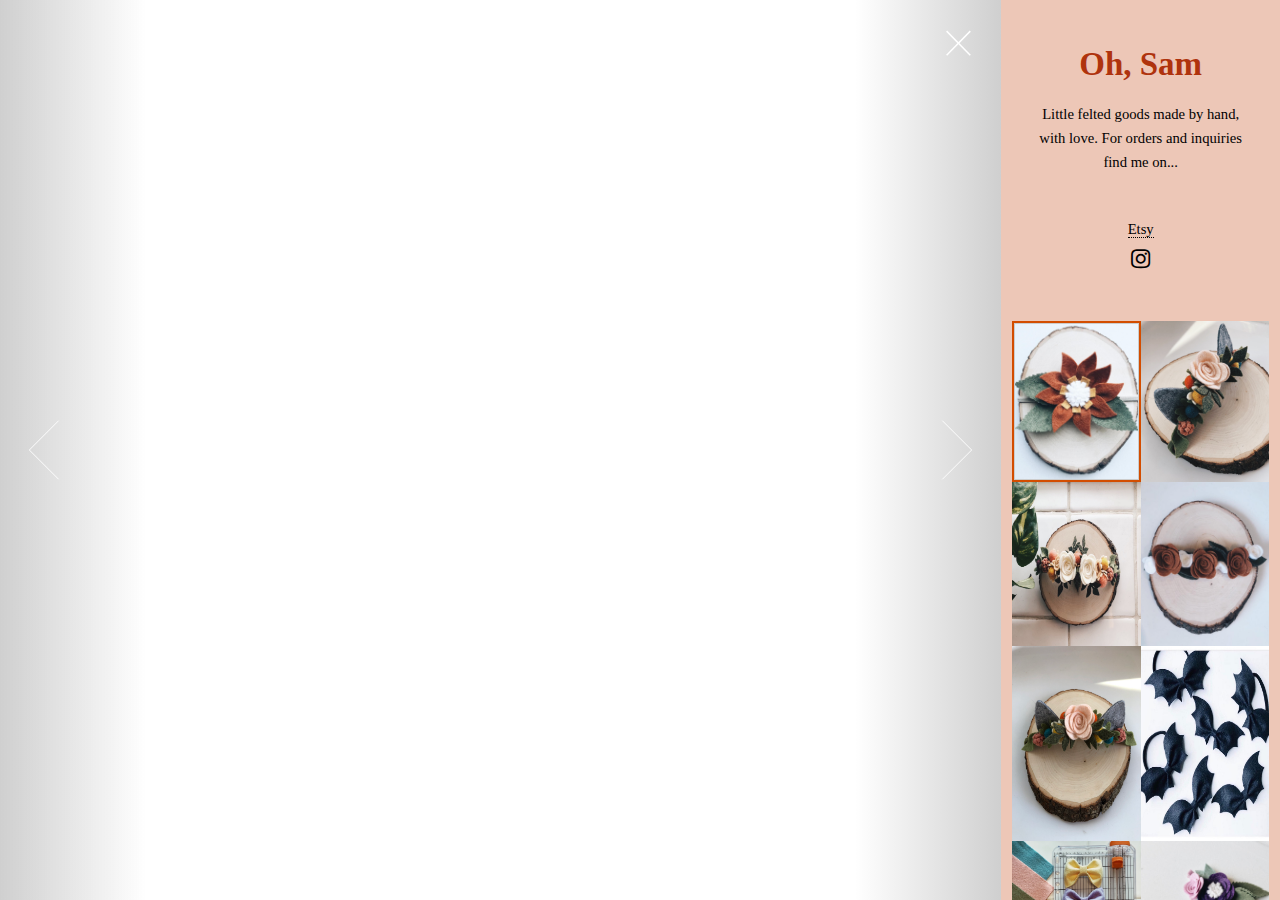
<file: index.html>
<!DOCTYPE HTML>

<html>

<head>
	<title>Oh, Sam shop</title>
	<meta charset="utf-8" />
	<meta name="viewport" content="width=device-width, initial-scale=1, user-scalable=no" />
	<link rel="stylesheet" href="assets/css/main.css" />
	<link rel="shortcut icon" href="images/fulls/favicon.png">
	<noscript>
		<link rel="stylesheet" href="assets/css/noscript.css" />
	</noscript>
</head>

<body class="is-preload-0 is-preload-1 is-preload-2">

	<!-- Main -->
	<div id="main">

		<!-- Header -->
		<header id="header">
			<h1>Oh, Sam</h1>
			<p>Little felted goods made by hand, with love. For orders and inquiries find me on...</p>
			<br>
			<a href="http://etsy.com/shop/OhSamShop">Etsy</a>

			<ul class="icons">

				<li><a href="https://www.instagram.com/ohsamshop/?utm_medium=copy-link"
						class="icon brands fa-instagram"><span class="label">Instagram</span></a></li>


			</ul>
		</header>

		<!-- Thumbnail -->
		<section id="thumbnails">
			<article>
				<a class="thumbnail" href="images/fulls/01.jpg" data-position="center"><img src="images/thumbs/01.jpg"
						alt="headband" /></a>

			</article>
			<article>
				<a class="thumbnail" href="images/fulls/02.jpg"><img src="images/thumbs/02.jpg" alt="headband" /></a>

			</article>
			<article>
				<a class="thumbnail" href="images/fulls/03.jpg" data-position="center"><img src="images/thumbs/03.jpg"
						alt="headband" /></a>

			</article>
			<article>
				<a class="thumbnail" href="images/fulls/04.jpg"><img src="images/thumbs/04.jpg" alt="headband" /></a>

			</article>
			<article>
				<a class="thumbnail" href="images/fulls/05.jpg" data-position="center center"><img
						src="images/thumbs/05.jpg" alt="headband" /></a>

			</article>
			<article>
				<a class="thumbnail" href="images/fulls/06.jpg"><img src="images/thumbs/06.jpg" alt="headband" /></a>

			</article>
			<article>
				<a class="thumbnail" href="images/fulls/07.jpg"><img src="images/thumbs/07.jpg" alt="headband" /></a>

			</article>
			<article>
				<a class="thumbnail" href="images/fulls/08.jpg"><img src="images/thumbs/08.jpg" alt="headband" /></a>

			</article>
			<article>
				<a class="thumbnail" href="images/fulls/09.jpg"><img src="images/thumbs/09.jpg" alt="headband" /></a>

			</article>
			<article>
				<a class="thumbnail" href="images/fulls/10.jpg" data-position="center center"><img
						src="images/thumbs/10.jpg" alt="headband" /></a>

			</article>
			<article>
				<a class="thumbnail" href="images/fulls/11.jpg" data-position="center top"><img
						src="images/thumbs/11.jpg" alt="headband" /></a>

			</article>
			<article>
				<a class="thumbnail" href="images/fulls/12.jpg"><img src="images/thumbs/12.jpg" alt="headband" /></a>

			</article>
		</section>

		<!-- Footer -->
		<footer id="footer">
			<ul class="copyright">
				<li>&copy; Oh, Sam Shop</li>
				<li>Made by: <a href="https://tylerschwab92.github.io/">Tyler Schwab</a>.</li>
			</ul>
		</footer>

	</div>

	<!--  JS Scripts -->
	<script src="assets/js/jquery.min.js"></script>
	<script src="assets/js/browser.min.js"></script>
	<script src="assets/js/breakpoints.min.js"></script>
	<script src="assets/js/main.js"></script>

</body>

</html>
</file>
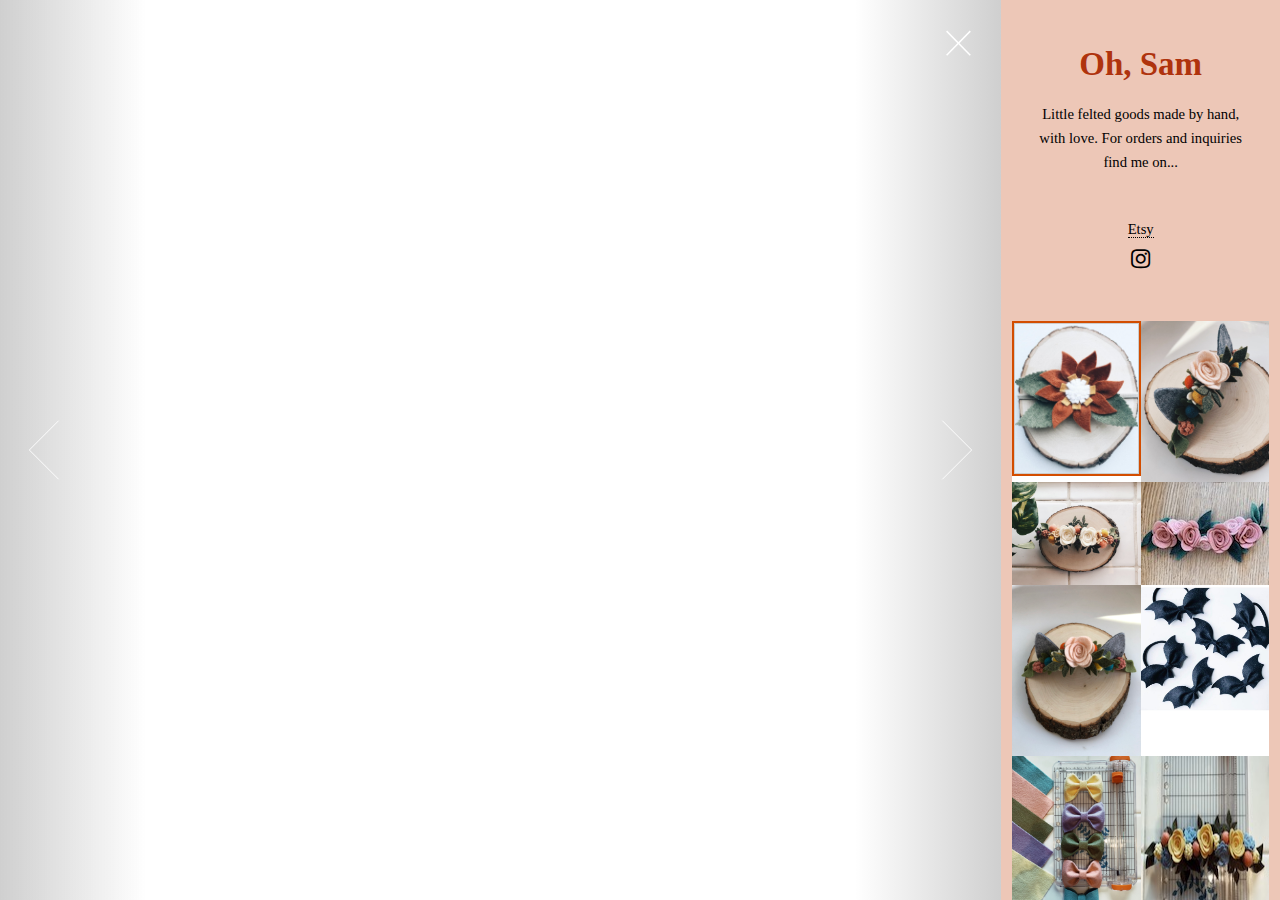
<file: OhSam/index.html>
<!DOCTYPE HTML>

<html>

<head>
	<title>Oh, Sam shop</title>
	<meta charset="utf-8" />
	<meta name="viewport" content="width=device-width, initial-scale=1, user-scalable=no" />
	<link rel="stylesheet" href="assets/css/main.css" />
	<noscript>
		<link rel="stylesheet" href="assets/css/noscript.css" />
	</noscript>
</head>

<body class="is-preload-0 is-preload-1 is-preload-2">

	<!-- Main -->
	<div id="main">

		<!-- Header -->
		<header id="header">
			<h1>Oh, Sam</h1>
			<p>Little felted goods made by hand, with love. For orders and inquiries find me on...</p>
			<br>
			<a href="http://etsy.com/shop/OhSamShop">Etsy</a>

			<ul class="icons">

				<li><a href="https://www.instagram.com/ohsamshop/?utm_medium=copy-link"
						class="icon brands fa-instagram"><span class="label">Instagram</span></a></li>


			</ul>
		</header>

		<!-- Thumbnail -->
		<section id="thumbnails">
			<article>
				<a class="thumbnail" href="images/fulls/01.jpg" data-position="center"><img src="images/thumbs/01.jpg"
						alt="headband" /></a>

			</article>
			<article>
				<a class="thumbnail" href="images/fulls/02.jpg"><img src="images/thumbs/02.jpg" alt="headband" /></a>

			</article>
			<article>
				<a class="thumbnail" href="images/fulls/03.jpg" data-position="center"><img src="images/thumbs/03.jpg"
						alt="headband" /></a>

			</article>
			<article>
				<a class="thumbnail" href="images/fulls/04.jpg"><img src="images/thumbs/04.jpg" alt="headband" /></a>

			</article>
			<article>
				<a class="thumbnail" href="images/fulls/05.jpg" data-position="center center"><img
						src="images/thumbs/05.jpg" alt="headband" /></a>

			</article>
			<article>
				<a class="thumbnail" href="images/fulls/06.jpg"><img src="images/thumbs/06.jpg" alt="headband" /></a>

			</article>
			<article>
				<a class="thumbnail" href="images/fulls/07.jpg"><img src="images/thumbs/07.jpg" alt="headband" /></a>

			</article>
			<article>
				<a class="thumbnail" href="images/fulls/08.jpg"><img src="images/thumbs/08.jpg" alt="headband" /></a>

			</article>
			<article>
				<a class="thumbnail" href="images/fulls/09.jpg"><img src="images/thumbs/09.jpg" alt="headband" /></a>

			</article>
			<article>
				<a class="thumbnail" href="images/fulls/10.jpg" data-position="center center"><img
						src="images/thumbs/10.jpg" alt="headband" /></a>

			</article>
			<article>
				<a class="thumbnail" href="images/fulls/11.jpg" data-position="center top"><img
						src="images/thumbs/11.jpg" alt="headband" /></a>

			</article>
			<article>
				<a class="thumbnail" href="images/fulls/12.jpg"><img src="images/thumbs/12.jpg" alt="headband" /></a>

			</article>
		</section>

		<!-- Footer -->
		<footer id="footer">
			<ul class="copyright">
				<li>&copy; Oh, Sam Shop</li>
				<li>Made by: <a href="https://tylerschwab92.github.io/">Tyler Schwab</a>.</li>
			</ul>
		</footer>

	</div>

	<!--  JS Scripts -->
	<script src="assets/js/jquery.min.js"></script>
	<script src="assets/js/browser.min.js"></script>
	<script src="assets/js/breakpoints.min.js"></script>
	<script src="assets/js/main.js"></script>

</body>

</html>
</file>
<file: assets/css/noscript.css>
/* Main */

	#main {
		opacity: 1 !important;
		right: 0 !important;
	}

	body:before {
		content: 'Javascript is disabled :(';
		display: block;
		position: absolute;
		top: 50%;
		width: calc(100% - 22.5em * 0.333333333);
		height: 4em;
		margin-top: -2em;
		color: #e95959;
		cursor: default;
		font-size: 3em;
		line-height: 4em;
		text-align: center;
		white-space: nowrap;
		left: 0;
	}
</file>
<file: OhSam/assets/css/noscript.css>
/*
	Lens by HTML5 UP
	html5up.net | @ajlkn
	Free for personal and commercial use under the CCA 3.0 license (html5up.net/license)
*/

/* Main */

	#main {
		opacity: 1 !important;
		right: 0 !important;
	}

	body:before {
		content: 'Javascript is disabled :(';
		display: block;
		position: absolute;
		top: 50%;
		width: calc(100% - 22.5em * 0.333333333);
		height: 4em;
		margin-top: -2em;
		color: #282828;
		cursor: default;
		font-size: 3em;
		line-height: 4em;
		text-align: center;
		white-space: nowrap;
		left: 0;
	}
</file>
<file: assets/css/main.css>
@import url(fontawesome-all.min.css);
@import url("https://fonts.googleapis.com/css?family=Roboto:400,700");



html, body, div, span, applet, object,
iframe, h1, h2, h3, h4, h5, h6, p, blockquote,
pre, a, abbr, acronym, address, big, cite,
code, del, dfn, em, img, ins, kbd, q, s, samp,
small, strike, strong, sub, sup, tt, var, b,
u, i, center, dl, dt, dd, ol, ul, li, fieldset,
form, label, legend, table, caption, tbody,
tfoot, thead, tr, th, td, article, aside,
canvas, details, embed, figure, figcaption,
footer, header, hgroup, menu, nav, output, ruby,
section, summary, time, mark, audio, video {
	margin: 0;
	padding: 0;
	border: 0;
	font-size: 100%;
	font: inherit;
	vertical-align: baseline;}

article, aside, details, figcaption, figure,
footer, header, hgroup, menu, nav, section {
	display: block;}

body {
	line-height: 1;
}

ol, ul {
	list-style: none;
}

blockquote, q {
	quotes: none;
}

	blockquote:before, blockquote:after, q:before, q:after {
		content: '';
		content: none;
	}
/* Icon */

.icon {
	text-decoration: none;
	border-bottom: none;
	position: relative;
}

	.icon:before {
		-moz-osx-font-smoothing: grayscale;
		-webkit-font-smoothing: antialiased;
		display: inline-block;
		font-style: normal;
		font-variant: normal;
		text-rendering: auto;
		line-height: 1;
		text-transform: none !important;
		font-family: 'Font Awesome 5 Free';
		font-weight: 400;
	}

	.icon > .label {
		display: none;
	}

	.icon:before {
		line-height: inherit;
	}

	.icon.solid:before {
		font-weight: 900;
	}

	.icon.brands:before {
		font-family: 'Font Awesome 5 Brands';
	}


table {
	border-collapse: collapse;
	border-spacing: 0;
}

body {
	-webkit-text-size-adjust: none;
}

mark {
	background-color: transparent;
	color: inherit;
}

input::-moz-focus-inner {
	border: 0;
	padding: 0;
}

input, select, textarea {
	-moz-appearance: none;
	-webkit-appearance: none;
	-ms-appearance: none;
	appearance: none;
}

/* Basic */

	/*
			@-ms-viewport {
				width: device-width;
			}
		*/

	@media screen and (max-width: 480px) {

		html, body {
			min-width: 320px;
		}

	}

	body.is-preload-0 *, body.is-preload-0 *:before, body.is-preload-0 *:after {
		-moz-animation: none !important;
		-webkit-animation: none !important;
		-ms-animation: none !important;
		animation: none !important;
		-moz-transition: none !important;
		-webkit-transition: none !important;
		-ms-transition: none !important;
		transition: none !important;
	}

	html {
		box-sizing: border-box;
	}

	*, *:before, *:after {
		box-sizing: inherit;
	}

	html, body {
		background-color: #ffffff;
		overflow: hidden;
	}

/* Type */

	html {
		font-size: 16pt;
	}

		@media screen and (max-width: 1680px) {

			html {
				font-size: 12pt;
			}

		}

		@media screen and (max-width: 1280px) {

			html {
				font-size: 11pt;
			}

		}

	body {
		background-color: rgb(175, 51, 13);
		color: rgb(175, 51, 13)aa;
	}

	body, input, select, textarea {
		font-family: "fantasy", 'Franklin Gothic Medium', 'Arial Narrow', Arial, sans-serif serif sans-serif;
		font-weight: 400;
		line-height: 1.65;
		font-size: 1em;
		color: rgb(224, 84, 28)aa;
	}

	a {
		-moz-transition: color 0.25s ease, border-bottom-color 0.25s ease;
		-webkit-transition: color 0.25s ease, border-bottom-color 0.25s ease;
		-ms-transition: color 0.25s ease, border-bottom-color 0.25s ease;
		transition: color 0.25s ease, border-bottom-color 0.25s ease;
		border-bottom: dotted 1px;
		color: inherit;
		text-decoration: none;
	}

		a:hover {
			border-bottom-color: transparent;
			color: #d35f00;
		}

	strong, b {
		font-weight: 400;
		color: rgb(175, 51, 13);
	}

	em, i {
		font-style: italic;
	}

	p {
		margin: 0 0 1.25em 0;
	}

	h1, h2, h3, h4, h5, h6 {
		font-weight: 400;
		line-height: 1.25;
		margin: 0 0 0.5em 0;
		color: rgb(175, 51, 13);
	}

		h1 a, h2 a, h3 a, h4 a, h5 a, h6 a {
			color: inherit;
			text-decoration: none;
		}

	h2 {
		font-size: 1.25em;
	}

	h3 {
		font-size: 1em;
	}

	h4 {
		font-size: 0.9em;
	}

	h5 {
		font-size: 0.8em;
	}

	h6 {
		font-size: 0.7em;
	}

	sub {
		font-size: 0.8em;
		position: relative;
		top: 0.5em;
	}

	sup {
		font-size: 0.8em;
		position: relative;
		top: -0.5em;
	}

	blockquote {
		border-left: solid 4px rgb(175, 51, 13);
		font-style: italic;
		margin: 0 0 1.25em 0;
		padding: 0.3125em 0 0.3125em 1.25em;
	}

	code {
		border-radius: 4px;
		border: solid 1px;
		font-family: "Courier New", monospace;
		font-size: 0.9em;
		margin: 0 0.25em;
		padding: 0.25em 0.65em;
		border-color: rgb(32, 32, 32);
	}

	pre {
		-webkit-overflow-scrolling: touch;
		font-family: "Courier New", monospace;
		font-size: 0.9em;
		margin: 0 0 1.25em 0;
	}

		pre code {
			display: block;
			padding: 1em 1.5em;
			overflow-x: auto;
		}

	hr {
		border: 0;
		border-bottom: solid 1px #ccc;
		margin: 1.25em 0;
	}

		hr.major {
			margin: 1.875em 0;
		}

	.align-left {
		text-align: left;
	}

	.align-center {
		text-align: center;
	}

	.align-right {
		text-align: right;
	}



/* List */

	ol {
		list-style: decimal;
		margin: 0 0 1.25em 0;
		padding-left: 1.25em;
	}

		ol li {
			padding-left: 0.25em;
		}

	ul {
		list-style: disc;
		margin: 0 0 1.25em 0;
		padding-left: 1em;
	}

		ul li {
			padding-left: 0.5em;
		}

		ul.alt {
			list-style: none;
			padding-left: 0;
		}

			ul.alt li {
				border-top: solid 1px #ccc;
				padding: 0.5em 0;
			}

				ul.alt li:first-child {
					border-top: 0;
					padding-top: 0;
				}

	dl {
		margin: 0 0 1.25em 0;
	}

		dl dt {
			display: block;
			font-weight: 400;
			margin: 0 0 0.625em 0;
		}

		dl dd {
			margin-left: 1.25em;
		}

/* Actions */

	ul.actions {
		display: -moz-flex;
		display: -webkit-flex;
		display: -ms-flex;
		display: flex;
		cursor: default;
		list-style: none;
		margin-left: -0.625em;
		padding-left: 0;
	}

		ul.actions li {
			padding: 0 0 0 0.625em;
			vertical-align: middle;
		}

		ul.actions.special {
			-moz-justify-content: center;
			-webkit-justify-content: center;
			-ms-justify-content: center;
			justify-content: center;
			width: 100%;
			margin-left: 0;
		}

			ul.actions.special li:first-child {
				padding-left: 0;
			}

		ul.actions.stacked {
			-moz-flex-direction: column;
			-webkit-flex-direction: column;
			-ms-flex-direction: column;
			flex-direction: column;
			margin-left: 0;
		}

			ul.actions.stacked li {
				padding: 0.8125em 0 0 0;
			}

				ul.actions.stacked li:first-child {
					padding-top: 0;
				}

		ul.actions.fit {
			width: calc(100% + 0.625em);
		}

			ul.actions.fit li {
				-moz-flex-grow: 1;
				-webkit-flex-grow: 1;
				-ms-flex-grow: 1;
				flex-grow: 1;
				-moz-flex-shrink: 1;
				-webkit-flex-shrink: 1;
				-ms-flex-shrink: 1;
				flex-shrink: 1;
				width: 100%;
			}

				ul.actions.fit li > * {
					width: 100%;
				}

			ul.actions.fit.stacked {
				width: 100%;
			}

		@media screen and (max-width: 480px) {

			ul.actions:not(.fixed) {
				-moz-flex-direction: column;
				-webkit-flex-direction: column;
				-ms-flex-direction: column;
				flex-direction: column;
				margin-left: 0;
				width: 100% !important;
			}

				ul.actions:not(.fixed) li {
					-moz-flex-grow: 1;
					-webkit-flex-grow: 1;
					-ms-flex-grow: 1;
					flex-grow: 1;
					-moz-flex-shrink: 1;
					-webkit-flex-shrink: 1;
					-ms-flex-shrink: 1;
					flex-shrink: 1;
					padding: 0.625em 0 0 0;
					text-align: center;
					width: 100%;
				}

					ul.actions:not(.fixed) li > * {
						width: 100%;
					}

					ul.actions:not(.fixed) li:first-child {
						padding-top: 0;
					}

					ul.actions:not(.fixed) li input[type="submit"],
					ul.actions:not(.fixed) li input[type="reset"],
					ul.actions:not(.fixed) li input[type="button"],
					ul.actions:not(.fixed) li button,
					ul.actions:not(.fixed) li .button {
						width: 100%;
					}

						ul.actions:not(.fixed) li input[type="submit"].icon:before,
						ul.actions:not(.fixed) li input[type="reset"].icon:before,
						ul.actions:not(.fixed) li input[type="button"].icon:before,
						ul.actions:not(.fixed) li button.icon:before,
						ul.actions:not(.fixed) li .button.icon:before {
							margin-left: -0.5rem;
						}

		}

/* Icons */

	ul.icons {
		cursor: default;
		list-style: none;
		padding-left: 0;
	}

		ul.icons li {
			display: inline-block;
			padding: 0 1em 0 0;
		}

			ul.icons li:last-child {
				padding-right: 0;
			}

			ul.icons li .icon:before {
				font-size: 1.5rem;
			}

/* Main */

	#main {
		-moz-transition: opacity 0.75s ease, right 0.75s ease, left 0.75s ease, visibility 0.75s;
		-webkit-transition: opacity 0.75s ease, right 0.75s ease, left 0.75s ease, visibility 0.75s;
		-ms-transition: opacity 0.75s ease, right 0.75s ease, left 0.75s ease, visibility 0.75s;
		transition: opacity 0.75s ease, right 0.75s ease, left 0.75s ease, visibility 0.75s;
		-webkit-overflow-scrolling: touch;
		position: fixed;
		top: 0;
		width: 22.5em;
		height: 100%;
		background: #edc7b7;
		outline: 0;
		overflow-x: hidden;
		overflow-y: auto;
		text-align: center;
		visibility: visible;
		z-index: 10000;
		right: 0;
	}

		#main .toggle {
			-webkit-tap-highlight-color: rgba(255, 255, 255, 0);
			position: absolute;
			top: 0;
			width: 4em;
			height: 4em;
			background-image: url("images/close-small-alt.svg");
			background-repeat: no-repeat;
			background-size: 32px 32px;
			cursor: pointer;
			display: none;
			z-index: 1;
			background-position: 0.5em 0.5em;
			left: 0;
		}

		body.fullscreen #main {
			visibility: hidden;
			right: -22.5em;
		}

		body.is-preload-1 #main {
			opacity: 0;
			right: -2em;
		}

		@media screen and (max-width: 1280px) {

			#main {
				width: 19em;
			}

				body.fullscreen #main {
					right: -19em;
				}

		}

		@media screen and (max-width: 980px) {

			#main {
				background: rgba(255, 255, 255, 0.925);
			}

				#main .toggle {
					display: block;
				}

		}

		@media screen and (max-width: 480px) {

			#main {
				-moz-transition: opacity 0.5s ease, visibility 0.5s;
				-webkit-transition: opacity 0.5s ease, visibility 0.5s;
				-ms-transition: opacity 0.5s ease, visibility 0.5s;
				transition: opacity 0.5s ease, visibility 0.5s;
				width: 100%;
				background: #fff;
				text-align: center;
			}

				body.is-preload-1 #main {
					left: auto !important;
					right: auto !important;
				}

				body.fullscreen #main {
					left: auto !important;
					right: auto !important;
					opacity: 0;
				}

				#main .toggle {
					display: none;
				}

		}

/* Header */

	#header {
		padding: 3em 2.25em 1.75em 2.25em ;
	}

		#header h1 {
			font-size: 2.25em;
			font-weight: 700;
		}

/* Footer */

	#footer {
		padding: 2.25em 2.25em 1em 2.25em ;
	}

		#footer .copyright {
			list-style: none;
			padding: 0;
		}

			#footer .copyright li {
				display: inline-block;
				font-size: 0.8em;
				margin-left: 0.35em;
				padding: 0;
			}

				#footer .copyright li:first-child {
					margin-left: 0;
				}

/* Thumbnails */

	#thumbnails {
		display: -moz-flex;
		display: -webkit-flex;
		display: -ms-flex;
		display: flex;
		-moz-flex-wrap: wrap;
		-webkit-flex-wrap: wrap;
		-ms-flex-wrap: wrap;
		flex-wrap: wrap;
		padding: 0 0.75em;
	}

		#thumbnails article {
			position: relative;
			width: 50%;
			background: #ffffff;
			outline: 0;
		}

			#thumbnails article .thumbnail {
				-webkit-tap-highlight-color: rgba(0, 0, 0, 0);
				display: block;
				position: relative;
				border: 0;
				outline: 0;
			}

				#thumbnails article .thumbnail img {
					display: block;
					width: 100%;
				}

				#thumbnails article .thumbnail:before {
					pointer-events: none;
					-moz-transition: opacity 0.25s ease;
					-webkit-transition: opacity 0.25s ease;
					-ms-transition: opacity 0.25s ease;
					transition: opacity 0.25s ease;
					content: '';
					position: absolute;
					left: 0;
					top: 0;
					width: 100%;
					height: 100%;
					box-shadow: inset 0 0 0 2px #d34d00, inset 0 0 0px 3px #ccc;
					opacity: 0;
					z-index: 1;
				}

				#thumbnails article .thumbnail:focus:before {
					opacity: 0.5;
				}

			#thumbnails article h2, #thumbnails article p {
				display: none;
			}

			#thumbnails article.active .thumbnail:before {
				opacity: 1;
			}

		@media screen and (max-width: 480px) {

			#thumbnails article .thumbnail:before {
				display: none;
			}

		}

/* Viewer */

	@-moz-keyframes spinner {
		0% {
			-moz-transform: rotate(0deg);
			-webkit-transform: rotate(0deg);
			-ms-transform: rotate(0deg);
			transform: rotate(0deg);
		}

		100% {
			-moz-transform: rotate(360deg);
			-webkit-transform: rotate(360deg);
			-ms-transform: rotate(360deg);
			transform: rotate(360deg);
		}
	}

	@-webkit-keyframes spinner {
		0% {
			-moz-transform: rotate(0deg);
			-webkit-transform: rotate(0deg);
			-ms-transform: rotate(0deg);
			transform: rotate(0deg);
		}

		100% {
			-moz-transform: rotate(360deg);
			-webkit-transform: rotate(360deg);
			-ms-transform: rotate(360deg);
			transform: rotate(360deg);
		}
	}

	@-ms-keyframes spinner {
		0% {
			-moz-transform: rotate(0deg);
			-webkit-transform: rotate(0deg);
			-ms-transform: rotate(0deg);
			transform: rotate(0deg);
		}

		100% {
			-moz-transform: rotate(360deg);
			-webkit-transform: rotate(360deg);
			-ms-transform: rotate(360deg);
			transform: rotate(360deg);
		}
	}

	@keyframes spinner {
		0% {
			-moz-transform: rotate(0deg);
			-webkit-transform: rotate(0deg);
			-ms-transform: rotate(0deg);
			transform: rotate(0deg);
		}

		100% {
			-moz-transform: rotate(360deg);
			-webkit-transform: rotate(360deg);
			-ms-transform: rotate(360deg);
			transform: rotate(360deg);
		}
	}

	#viewer {
		-moz-transition: opacity 0.75s ease, width 0.75s ease;
		-webkit-transition: opacity 0.75s ease, width 0.75s ease;
		-ms-transition: opacity 0.75s ease, width 0.75s ease;
		transition: opacity 0.75s ease, width 0.75s ease;
		position: absolute;
		top: 0;
		width: calc(100% - 22.5em);
		height: 100%;
		left: 0;
	}

		#viewer .inner {
			pointer-events: none;
			position: absolute;
			top: 0;
			left: 0;
			width: 100%;
			height: 100%;
			z-index: 2;
		}

			#viewer .inner > * {
				pointer-events: auto;
			}

			#viewer .inner:before {
				background-image: -moz-linear-gradient(left, rgba(16,16,16,0.2), rgba(16,16,16,0) 10em, rgba(16,16,16,0)), -moz-linear-gradient(right, rgba(16,16,16,0.2), rgba(16,16,16,0) 10em, rgba(16,16,16,0));
				background-image: -webkit-linear-gradient(left, rgba(16,16,16,0.2), rgba(16,16,16,0) 10em, rgba(16,16,16,0)), -webkit-linear-gradient(right, rgba(16,16,16,0.2), rgba(16,16,16,0) 10em, rgba(16,16,16,0));
				background-image: -ms-linear-gradient(left, rgba(16,16,16,0.2), rgba(16,16,16,0) 10em, rgba(16,16,16,0)), -ms-linear-gradient(right, rgba(16,16,16,0.2), rgba(16,16,16,0) 10em, rgba(16,16,16,0));
				background-image: linear-gradient(left, rgba(16,16,16,0.2), rgba(16,16,16,0) 10em, rgba(16,16,16,0)), linear-gradient(right, rgba(16,16,16,0.2), rgba(16,16,16,0) 10em, rgba(16,16,16,0));
				content: '';
				display: block;
				position: absolute;
				top: 0;
				left: 0;
				width: 100%;
				height: 100%;
			}

			#viewer .inner .toggle {
				-webkit-tap-highlight-color: rgba(0, 0, 0, 0);
				position: absolute;
				top: 0;
				width: 4em;
				height: 4em;
				background-image: url("images/close.svg");
				background-repeat: no-repeat;
				background-size: 64px 64px;
				cursor: pointer;
				z-index: 1;
				right: 0;
				background-position: calc(100% - 0.75em) 0.75em;
			}

			#viewer .inner .nav-next,
			#viewer .inner .nav-previous {
				-webkit-tap-highlight-color: rgba(255, 255, 255, 0);
				position: absolute;
				top: 50%;
				width: 6em;
				height: 6em;
				margin-top: -3em;
				background-image: url("images/arrow.svg");
				background-position: center;
				background-repeat: no-repeat;
				background-size: contain;
				cursor: pointer;
			}

			#viewer .inner .nav-previous {
				-moz-transform: scaleX(-1);
				-webkit-transform: scaleX(-1);
				-ms-transform: scaleX(-1);
				transform: scaleX(-1);
				left: 0;
			}

			#viewer .inner .nav-next {
				right: 0;
			}

		#viewer .slide {
			-moz-transition: opacity 0.5s ease-in-out;
			-webkit-transition: opacity 0.5s ease-in-out;
			-ms-transition: opacity 0.5s ease-in-out;
			transition: opacity 0.5s ease-in-out;
			position: absolute;
			top: 0;
			left: 0;
			width: 100%;
			height: 100%;
			opacity: 1;
			z-index: 1;
		}

			#viewer .slide .caption {
				background-image: -moz-linear-gradient(bottom, rgba(16,16,16,0.75), rgba(16,16,16,0.25) 80%, rgba(16,16,16,0));
				background-image: -webkit-linear-gradient(bottom, rgba(16,16,16,0.75), rgba(16,16,16,0.25) 80%, rgba(16,16,16,0));
				background-image: -ms-linear-gradient(bottom, rgba(16,16,16,0.75), rgba(16,16,16,0.25) 80%, rgba(16,16,16,0));
				background-image: linear-gradient(bottom, rgba(16,16,16,0.75), rgba(16,16,16,0.25) 80%, rgba(16,16,16,0));
				padding: 2em 2em 0.75em 2em ;
				position: absolute;
				bottom: 0;
				left: 0;
				width: 100%;
				color: rgb(175, 51, 13);
				z-index: 1;
			}

				#viewer .slide .caption h2, #viewer .slide .caption h3, #viewer .slide .caption h4, #viewer .slide .caption h5, #viewer .slide .caption h6 {
					color: rgb(175, 51, 13);
				}

			#viewer .slide .image {
				-moz-transition: opacity 0.5s ease-in-out;
				-webkit-transition: opacity 0.5s ease-in-out;
				-ms-transition: opacity 0.5s ease-in-out;
				transition: opacity 0.5s ease-in-out;
				position: absolute;
				top: 0;
				left: 0;
				width: 100%;
				height: 100%;
				background-repeat: no-repeat;
				background-size: cover;
				opacity: 0;
			}

			#viewer .slide:before {
				-moz-animation: spinner 1s linear infinite;
				-webkit-animation: spinner 1s linear infinite;
				-ms-animation: spinner 1s linear infinite;
				animation: spinner 1s linear infinite;
				-moz-transition: opacity 0.5s ease-in-out;
				-webkit-transition: opacity 0.5s ease-in-out;
				-ms-transition: opacity 0.5s ease-in-out;
				transition: opacity 0.5s ease-in-out;
				content: '';
				display: block;
				position: absolute;
				top: 50%;
				left: 50%;
				width: 3em;
				height: 3em;
				background-image: url("images/spinner.svg");
				background-position: center;
				background-repeat: no-repeat;
				background-size: contain;
				margin: -1.5em 0 0 -1.5em;
				opacity: 0;
			}

			#viewer .slide.loading:before {
				opacity: 1;
			}

			#viewer .slide.active .image {
				opacity: 1;
			}

		body.fullscreen #viewer {
			width: 100%;
		}

			body.fullscreen #viewer .inner .toggle {
				background-image: url("images/open.svg");
			}

		body.is-preload-1 #viewer {
			opacity: 0;
		}

		body.is-preload-2 #viewer .slide {
			opacity: 0;
		}

		@media screen and (max-width: 1280px) {

			#viewer {
				width: calc(100% - 19em);
			}

		}

		@media screen and (max-width: 980px) {

			#viewer {
				width: 100%;
			}

				#viewer .inner .toggle {
					-moz-transition: opacity 0.75s ease;
					-webkit-transition: opacity 0.75s ease;
					-ms-transition: opacity 0.75s ease;
					transition: opacity 0.75s ease;
					background-image: url("images/open.svg");
					opacity: 0;
					right: 0;
				}

				body.fullscreen #viewer .inner .toggle {
					opacity: 1;
				}

		}

		@media screen and (max-width: 736px) {

			#viewer .inner .toggle {
				background-size: 32px 32px;
			}

			#viewer .inner .nav-next,
			#viewer .inner .nav-previous {
				background-image: url("images/arrow-small.svg");
				background-size: 32px 32px;
			}

			body.fullscreen #viewer .inner .toggle {
				background-image: url("images/open-small.svg");
			}

		}

		@media screen and (max-width: 480px) {

			#viewer {
				-moz-transition: opacity 0.5s ease;
				-webkit-transition: opacity 0.5s ease;
				-ms-transition: opacity 0.5s ease;
				transition: opacity 0.5s ease;
				-moz-transition-delay: 0s;
				-webkit-transition-delay: 0s;
				-ms-transition-delay: 0s;
				transition-delay: 0s;
				opacity: 0;
			}

				#viewer .inner .toggle {
					background-image: url("images/close-small.svg") !important;
					background-size: 32px 32px;
				}

				body.fullscreen #viewer {
					-moz-transition-delay: 0.5s;
					-webkit-transition-delay: 0.5s;
					-ms-transition-delay: 0.5s;
					transition-delay: 0.5s;
					opacity: 1;
				}

		}
</file>
<file: OhSam/assets/css/main.css>
@import url(fontawesome-all.min.css);
@import url("https://fonts.googleapis.com/css?family=Roboto:400,700");



html, body, div, span, applet, object,
iframe, h1, h2, h3, h4, h5, h6, p, blockquote,
pre, a, abbr, acronym, address, big, cite,
code, del, dfn, em, img, ins, kbd, q, s, samp,
small, strike, strong, sub, sup, tt, var, b,
u, i, center, dl, dt, dd, ol, ul, li, fieldset,
form, label, legend, table, caption, tbody,
tfoot, thead, tr, th, td, article, aside,
canvas, details, embed, figure, figcaption,
footer, header, hgroup, menu, nav, output, ruby,
section, summary, time, mark, audio, video {
	margin: 0;
	padding: 0;
	border: 0;
	font-size: 100%;
	font: inherit;
	vertical-align: baseline;}

article, aside, details, figcaption, figure,
footer, header, hgroup, menu, nav, section {
	display: block;}

body {
	line-height: 1;
}

ol, ul {
	list-style: none;
}

blockquote, q {
	quotes: none;
}

	blockquote:before, blockquote:after, q:before, q:after {
		content: '';
		content: none;
	}
/* Icon */

.icon {
	text-decoration: none;
	border-bottom: none;
	position: relative;
}

	.icon:before {
		-moz-osx-font-smoothing: grayscale;
		-webkit-font-smoothing: antialiased;
		display: inline-block;
		font-style: normal;
		font-variant: normal;
		text-rendering: auto;
		line-height: 1;
		text-transform: none !important;
		font-family: 'Font Awesome 5 Free';
		font-weight: 400;
	}

	.icon > .label {
		display: none;
	}

	.icon:before {
		line-height: inherit;
	}

	.icon.solid:before {
		font-weight: 900;
	}

	.icon.brands:before {
		font-family: 'Font Awesome 5 Brands';
	}


table {
	border-collapse: collapse;
	border-spacing: 0;
}

body {
	-webkit-text-size-adjust: none;
}

mark {
	background-color: transparent;
	color: inherit;
}

input::-moz-focus-inner {
	border: 0;
	padding: 0;
}

input, select, textarea {
	-moz-appearance: none;
	-webkit-appearance: none;
	-ms-appearance: none;
	appearance: none;
}

/* Basic */

	/*
			@-ms-viewport {
				width: device-width;
			}
		*/

	@media screen and (max-width: 480px) {

		html, body {
			min-width: 320px;
		}

	}

	body.is-preload-0 *, body.is-preload-0 *:before, body.is-preload-0 *:after {
		-moz-animation: none !important;
		-webkit-animation: none !important;
		-ms-animation: none !important;
		animation: none !important;
		-moz-transition: none !important;
		-webkit-transition: none !important;
		-ms-transition: none !important;
		transition: none !important;
	}

	html {
		box-sizing: border-box;
	}

	*, *:before, *:after {
		box-sizing: inherit;
	}

	html, body {
		background-color: #ffffff;
		overflow: hidden;
	}

/* Type */

	html {
		font-size: 16pt;
	}

		@media screen and (max-width: 1680px) {

			html {
				font-size: 12pt;
			}

		}

		@media screen and (max-width: 1280px) {

			html {
				font-size: 11pt;
			}

		}

	body {
		background-color: rgb(175, 51, 13);
		color: rgb(175, 51, 13)aa;
	}

	body, input, select, textarea {
		font-family: "fantasy", 'Franklin Gothic Medium', 'Arial Narrow', Arial, sans-serif serif sans-serif;
		font-weight: 400;
		line-height: 1.65;
		font-size: 1em;
		color: rgb(224, 84, 28)aa;
	}

	a {
		-moz-transition: color 0.25s ease, border-bottom-color 0.25s ease;
		-webkit-transition: color 0.25s ease, border-bottom-color 0.25s ease;
		-ms-transition: color 0.25s ease, border-bottom-color 0.25s ease;
		transition: color 0.25s ease, border-bottom-color 0.25s ease;
		border-bottom: dotted 1px;
		color: inherit;
		text-decoration: none;
	}

		a:hover {
			border-bottom-color: transparent;
			color: #d35f00;
		}

	strong, b {
		font-weight: 400;
		color: rgb(175, 51, 13);
	}

	em, i {
		font-style: italic;
	}

	p {
		margin: 0 0 1.25em 0;
	}

	h1, h2, h3, h4, h5, h6 {
		font-weight: 400;
		line-height: 1.25;
		margin: 0 0 0.5em 0;
		color: rgb(175, 51, 13);
	}

		h1 a, h2 a, h3 a, h4 a, h5 a, h6 a {
			color: inherit;
			text-decoration: none;
		}

	h2 {
		font-size: 1.25em;
	}

	h3 {
		font-size: 1em;
	}

	h4 {
		font-size: 0.9em;
	}

	h5 {
		font-size: 0.8em;
	}

	h6 {
		font-size: 0.7em;
	}

	sub {
		font-size: 0.8em;
		position: relative;
		top: 0.5em;
	}

	sup {
		font-size: 0.8em;
		position: relative;
		top: -0.5em;
	}

	blockquote {
		border-left: solid 4px rgb(175, 51, 13);
		font-style: italic;
		margin: 0 0 1.25em 0;
		padding: 0.3125em 0 0.3125em 1.25em;
	}

	code {
		border-radius: 4px;
		border: solid 1px;
		font-family: "Courier New", monospace;
		font-size: 0.9em;
		margin: 0 0.25em;
		padding: 0.25em 0.65em;
		border-color: rgb(32, 32, 32);
	}

	pre {
		-webkit-overflow-scrolling: touch;
		font-family: "Courier New", monospace;
		font-size: 0.9em;
		margin: 0 0 1.25em 0;
	}

		pre code {
			display: block;
			padding: 1em 1.5em;
			overflow-x: auto;
		}

	hr {
		border: 0;
		border-bottom: solid 1px #ccc;
		margin: 1.25em 0;
	}

		hr.major {
			margin: 1.875em 0;
		}

	.align-left {
		text-align: left;
	}

	.align-center {
		text-align: center;
	}

	.align-right {
		text-align: right;
	}



/* List */

	ol {
		list-style: decimal;
		margin: 0 0 1.25em 0;
		padding-left: 1.25em;
	}

		ol li {
			padding-left: 0.25em;
		}

	ul {
		list-style: disc;
		margin: 0 0 1.25em 0;
		padding-left: 1em;
	}

		ul li {
			padding-left: 0.5em;
		}

		ul.alt {
			list-style: none;
			padding-left: 0;
		}

			ul.alt li {
				border-top: solid 1px #ccc;
				padding: 0.5em 0;
			}

				ul.alt li:first-child {
					border-top: 0;
					padding-top: 0;
				}

	dl {
		margin: 0 0 1.25em 0;
	}

		dl dt {
			display: block;
			font-weight: 400;
			margin: 0 0 0.625em 0;
		}

		dl dd {
			margin-left: 1.25em;
		}

/* Actions */

	ul.actions {
		display: -moz-flex;
		display: -webkit-flex;
		display: -ms-flex;
		display: flex;
		cursor: default;
		list-style: none;
		margin-left: -0.625em;
		padding-left: 0;
	}

		ul.actions li {
			padding: 0 0 0 0.625em;
			vertical-align: middle;
		}

		ul.actions.special {
			-moz-justify-content: center;
			-webkit-justify-content: center;
			-ms-justify-content: center;
			justify-content: center;
			width: 100%;
			margin-left: 0;
		}

			ul.actions.special li:first-child {
				padding-left: 0;
			}

		ul.actions.stacked {
			-moz-flex-direction: column;
			-webkit-flex-direction: column;
			-ms-flex-direction: column;
			flex-direction: column;
			margin-left: 0;
		}

			ul.actions.stacked li {
				padding: 0.8125em 0 0 0;
			}

				ul.actions.stacked li:first-child {
					padding-top: 0;
				}

		ul.actions.fit {
			width: calc(100% + 0.625em);
		}

			ul.actions.fit li {
				-moz-flex-grow: 1;
				-webkit-flex-grow: 1;
				-ms-flex-grow: 1;
				flex-grow: 1;
				-moz-flex-shrink: 1;
				-webkit-flex-shrink: 1;
				-ms-flex-shrink: 1;
				flex-shrink: 1;
				width: 100%;
			}

				ul.actions.fit li > * {
					width: 100%;
				}

			ul.actions.fit.stacked {
				width: 100%;
			}

		@media screen and (max-width: 480px) {

			ul.actions:not(.fixed) {
				-moz-flex-direction: column;
				-webkit-flex-direction: column;
				-ms-flex-direction: column;
				flex-direction: column;
				margin-left: 0;
				width: 100% !important;
			}

				ul.actions:not(.fixed) li {
					-moz-flex-grow: 1;
					-webkit-flex-grow: 1;
					-ms-flex-grow: 1;
					flex-grow: 1;
					-moz-flex-shrink: 1;
					-webkit-flex-shrink: 1;
					-ms-flex-shrink: 1;
					flex-shrink: 1;
					padding: 0.625em 0 0 0;
					text-align: center;
					width: 100%;
				}

					ul.actions:not(.fixed) li > * {
						width: 100%;
					}

					ul.actions:not(.fixed) li:first-child {
						padding-top: 0;
					}

					ul.actions:not(.fixed) li input[type="submit"],
					ul.actions:not(.fixed) li input[type="reset"],
					ul.actions:not(.fixed) li input[type="button"],
					ul.actions:not(.fixed) li button,
					ul.actions:not(.fixed) li .button {
						width: 100%;
					}

						ul.actions:not(.fixed) li input[type="submit"].icon:before,
						ul.actions:not(.fixed) li input[type="reset"].icon:before,
						ul.actions:not(.fixed) li input[type="button"].icon:before,
						ul.actions:not(.fixed) li button.icon:before,
						ul.actions:not(.fixed) li .button.icon:before {
							margin-left: -0.5rem;
						}

		}

/* Icons */

	ul.icons {
		cursor: default;
		list-style: none;
		padding-left: 0;
	}

		ul.icons li {
			display: inline-block;
			padding: 0 1em 0 0;
		}

			ul.icons li:last-child {
				padding-right: 0;
			}

			ul.icons li .icon:before {
				font-size: 1.5rem;
			}

/* Main */

	#main {
		-moz-transition: opacity 0.75s ease, right 0.75s ease, left 0.75s ease, visibility 0.75s;
		-webkit-transition: opacity 0.75s ease, right 0.75s ease, left 0.75s ease, visibility 0.75s;
		-ms-transition: opacity 0.75s ease, right 0.75s ease, left 0.75s ease, visibility 0.75s;
		transition: opacity 0.75s ease, right 0.75s ease, left 0.75s ease, visibility 0.75s;
		-webkit-overflow-scrolling: touch;
		position: fixed;
		top: 0;
		width: 22.5em;
		height: 100%;
		background: #edc7b7;
		outline: 0;
		overflow-x: hidden;
		overflow-y: auto;
		text-align: center;
		visibility: visible;
		z-index: 10000;
		right: 0;
	}

		#main .toggle {
			-webkit-tap-highlight-color: rgba(255, 255, 255, 0);
			position: absolute;
			top: 0;
			width: 4em;
			height: 4em;
			background-image: url("images/close-small-alt.svg");
			background-repeat: no-repeat;
			background-size: 32px 32px;
			cursor: pointer;
			display: none;
			z-index: 1;
			background-position: 0.5em 0.5em;
			left: 0;
		}

		body.fullscreen #main {
			visibility: hidden;
			right: -22.5em;
		}

		body.is-preload-1 #main {
			opacity: 0;
			right: -2em;
		}

		@media screen and (max-width: 1280px) {

			#main {
				width: 19em;
			}

				body.fullscreen #main {
					right: -19em;
				}

		}

		@media screen and (max-width: 980px) {

			#main {
				background: rgba(255, 255, 255, 0.925);
			}

				#main .toggle {
					display: block;
				}

		}

		@media screen and (max-width: 480px) {

			#main {
				-moz-transition: opacity 0.5s ease, visibility 0.5s;
				-webkit-transition: opacity 0.5s ease, visibility 0.5s;
				-ms-transition: opacity 0.5s ease, visibility 0.5s;
				transition: opacity 0.5s ease, visibility 0.5s;
				width: 100%;
				background: #fff;
				text-align: center;
			}

				body.is-preload-1 #main {
					left: auto !important;
					right: auto !important;
				}

				body.fullscreen #main {
					left: auto !important;
					right: auto !important;
					opacity: 0;
				}

				#main .toggle {
					display: none;
				}

		}

/* Header */

	#header {
		padding: 3em 2.25em 1.75em 2.25em ;
	}

		#header h1 {
			font-size: 2.25em;
			font-weight: 700;
		}

/* Footer */

	#footer {
		padding: 2.25em 2.25em 1em 2.25em ;
	}

		#footer .copyright {
			list-style: none;
			padding: 0;
		}

			#footer .copyright li {
				display: inline-block;
				font-size: 0.8em;
				margin-left: 0.35em;
				padding: 0;
			}

				#footer .copyright li:first-child {
					margin-left: 0;
				}

/* Thumbnails */

	#thumbnails {
		display: -moz-flex;
		display: -webkit-flex;
		display: -ms-flex;
		display: flex;
		-moz-flex-wrap: wrap;
		-webkit-flex-wrap: wrap;
		-ms-flex-wrap: wrap;
		flex-wrap: wrap;
		padding: 0 0.75em;
	}

		#thumbnails article {
			position: relative;
			width: 50%;
			background: #ffffff;
			outline: 0;
		}

			#thumbnails article .thumbnail {
				-webkit-tap-highlight-color: rgba(0, 0, 0, 0);
				display: block;
				position: relative;
				border: 0;
				outline: 0;
			}

				#thumbnails article .thumbnail img {
					display: block;
					width: 100%;
				}

				#thumbnails article .thumbnail:before {
					pointer-events: none;
					-moz-transition: opacity 0.25s ease;
					-webkit-transition: opacity 0.25s ease;
					-ms-transition: opacity 0.25s ease;
					transition: opacity 0.25s ease;
					content: '';
					position: absolute;
					left: 0;
					top: 0;
					width: 100%;
					height: 100%;
					box-shadow: inset 0 0 0 2px #d34d00, inset 0 0 0px 3px #ccc;
					opacity: 0;
					z-index: 1;
				}

				#thumbnails article .thumbnail:focus:before {
					opacity: 0.5;
				}

			#thumbnails article h2, #thumbnails article p {
				display: none;
			}

			#thumbnails article.active .thumbnail:before {
				opacity: 1;
			}

		@media screen and (max-width: 480px) {

			#thumbnails article .thumbnail:before {
				display: none;
			}

		}

/* Viewer */

	@-moz-keyframes spinner {
		0% {
			-moz-transform: rotate(0deg);
			-webkit-transform: rotate(0deg);
			-ms-transform: rotate(0deg);
			transform: rotate(0deg);
		}

		100% {
			-moz-transform: rotate(360deg);
			-webkit-transform: rotate(360deg);
			-ms-transform: rotate(360deg);
			transform: rotate(360deg);
		}
	}

	@-webkit-keyframes spinner {
		0% {
			-moz-transform: rotate(0deg);
			-webkit-transform: rotate(0deg);
			-ms-transform: rotate(0deg);
			transform: rotate(0deg);
		}

		100% {
			-moz-transform: rotate(360deg);
			-webkit-transform: rotate(360deg);
			-ms-transform: rotate(360deg);
			transform: rotate(360deg);
		}
	}

	@-ms-keyframes spinner {
		0% {
			-moz-transform: rotate(0deg);
			-webkit-transform: rotate(0deg);
			-ms-transform: rotate(0deg);
			transform: rotate(0deg);
		}

		100% {
			-moz-transform: rotate(360deg);
			-webkit-transform: rotate(360deg);
			-ms-transform: rotate(360deg);
			transform: rotate(360deg);
		}
	}

	@keyframes spinner {
		0% {
			-moz-transform: rotate(0deg);
			-webkit-transform: rotate(0deg);
			-ms-transform: rotate(0deg);
			transform: rotate(0deg);
		}

		100% {
			-moz-transform: rotate(360deg);
			-webkit-transform: rotate(360deg);
			-ms-transform: rotate(360deg);
			transform: rotate(360deg);
		}
	}

	#viewer {
		-moz-transition: opacity 0.75s ease, width 0.75s ease;
		-webkit-transition: opacity 0.75s ease, width 0.75s ease;
		-ms-transition: opacity 0.75s ease, width 0.75s ease;
		transition: opacity 0.75s ease, width 0.75s ease;
		position: absolute;
		top: 0;
		width: calc(100% - 22.5em);
		height: 100%;
		left: 0;
	}

		#viewer .inner {
			pointer-events: none;
			position: absolute;
			top: 0;
			left: 0;
			width: 100%;
			height: 100%;
			z-index: 2;
		}

			#viewer .inner > * {
				pointer-events: auto;
			}

			#viewer .inner:before {
				background-image: -moz-linear-gradient(left, rgba(16,16,16,0.2), rgba(16,16,16,0) 10em, rgba(16,16,16,0)), -moz-linear-gradient(right, rgba(16,16,16,0.2), rgba(16,16,16,0) 10em, rgba(16,16,16,0));
				background-image: -webkit-linear-gradient(left, rgba(16,16,16,0.2), rgba(16,16,16,0) 10em, rgba(16,16,16,0)), -webkit-linear-gradient(right, rgba(16,16,16,0.2), rgba(16,16,16,0) 10em, rgba(16,16,16,0));
				background-image: -ms-linear-gradient(left, rgba(16,16,16,0.2), rgba(16,16,16,0) 10em, rgba(16,16,16,0)), -ms-linear-gradient(right, rgba(16,16,16,0.2), rgba(16,16,16,0) 10em, rgba(16,16,16,0));
				background-image: linear-gradient(left, rgba(16,16,16,0.2), rgba(16,16,16,0) 10em, rgba(16,16,16,0)), linear-gradient(right, rgba(16,16,16,0.2), rgba(16,16,16,0) 10em, rgba(16,16,16,0));
				content: '';
				display: block;
				position: absolute;
				top: 0;
				left: 0;
				width: 100%;
				height: 100%;
			}

			#viewer .inner .toggle {
				-webkit-tap-highlight-color: rgba(0, 0, 0, 0);
				position: absolute;
				top: 0;
				width: 4em;
				height: 4em;
				background-image: url("images/close.svg");
				background-repeat: no-repeat;
				background-size: 64px 64px;
				cursor: pointer;
				z-index: 1;
				right: 0;
				background-position: calc(100% - 0.75em) 0.75em;
			}

			#viewer .inner .nav-next,
			#viewer .inner .nav-previous {
				-webkit-tap-highlight-color: rgba(255, 255, 255, 0);
				position: absolute;
				top: 50%;
				width: 6em;
				height: 6em;
				margin-top: -3em;
				background-image: url("images/arrow.svg");
				background-position: center;
				background-repeat: no-repeat;
				background-size: contain;
				cursor: pointer;
			}

			#viewer .inner .nav-previous {
				-moz-transform: scaleX(-1);
				-webkit-transform: scaleX(-1);
				-ms-transform: scaleX(-1);
				transform: scaleX(-1);
				left: 0;
			}

			#viewer .inner .nav-next {
				right: 0;
			}

		#viewer .slide {
			-moz-transition: opacity 0.5s ease-in-out;
			-webkit-transition: opacity 0.5s ease-in-out;
			-ms-transition: opacity 0.5s ease-in-out;
			transition: opacity 0.5s ease-in-out;
			position: absolute;
			top: 0;
			left: 0;
			width: 100%;
			height: 100%;
			opacity: 1;
			z-index: 1;
		}

			#viewer .slide .caption {
				background-image: -moz-linear-gradient(bottom, rgba(16,16,16,0.75), rgba(16,16,16,0.25) 80%, rgba(16,16,16,0));
				background-image: -webkit-linear-gradient(bottom, rgba(16,16,16,0.75), rgba(16,16,16,0.25) 80%, rgba(16,16,16,0));
				background-image: -ms-linear-gradient(bottom, rgba(16,16,16,0.75), rgba(16,16,16,0.25) 80%, rgba(16,16,16,0));
				background-image: linear-gradient(bottom, rgba(16,16,16,0.75), rgba(16,16,16,0.25) 80%, rgba(16,16,16,0));
				padding: 2em 2em 0.75em 2em ;
				position: absolute;
				bottom: 0;
				left: 0;
				width: 100%;
				color: rgb(175, 51, 13);
				z-index: 1;
			}

				#viewer .slide .caption h2, #viewer .slide .caption h3, #viewer .slide .caption h4, #viewer .slide .caption h5, #viewer .slide .caption h6 {
					color: rgb(175, 51, 13);
				}

			#viewer .slide .image {
				-moz-transition: opacity 0.5s ease-in-out;
				-webkit-transition: opacity 0.5s ease-in-out;
				-ms-transition: opacity 0.5s ease-in-out;
				transition: opacity 0.5s ease-in-out;
				position: absolute;
				top: 0;
				left: 0;
				width: 100%;
				height: 100%;
				background-repeat: no-repeat;
				background-size: cover;
				opacity: 0;
			}

			#viewer .slide:before {
				-moz-animation: spinner 1s linear infinite;
				-webkit-animation: spinner 1s linear infinite;
				-ms-animation: spinner 1s linear infinite;
				animation: spinner 1s linear infinite;
				-moz-transition: opacity 0.5s ease-in-out;
				-webkit-transition: opacity 0.5s ease-in-out;
				-ms-transition: opacity 0.5s ease-in-out;
				transition: opacity 0.5s ease-in-out;
				content: '';
				display: block;
				position: absolute;
				top: 50%;
				left: 50%;
				width: 3em;
				height: 3em;
				background-image: url("images/spinner.svg");
				background-position: center;
				background-repeat: no-repeat;
				background-size: contain;
				margin: -1.5em 0 0 -1.5em;
				opacity: 0;
			}

			#viewer .slide.loading:before {
				opacity: 1;
			}

			#viewer .slide.active .image {
				opacity: 1;
			}

		body.fullscreen #viewer {
			width: 100%;
		}

			body.fullscreen #viewer .inner .toggle {
				background-image: url("images/open.svg");
			}

		body.is-preload-1 #viewer {
			opacity: 0;
		}

		body.is-preload-2 #viewer .slide {
			opacity: 0;
		}

		@media screen and (max-width: 1280px) {

			#viewer {
				width: calc(100% - 19em);
			}

		}

		@media screen and (max-width: 980px) {

			#viewer {
				width: 100%;
			}

				#viewer .inner .toggle {
					-moz-transition: opacity 0.75s ease;
					-webkit-transition: opacity 0.75s ease;
					-ms-transition: opacity 0.75s ease;
					transition: opacity 0.75s ease;
					background-image: url("images/open.svg");
					opacity: 0;
					right: 0;
				}

				body.fullscreen #viewer .inner .toggle {
					opacity: 1;
				}

		}

		@media screen and (max-width: 736px) {

			#viewer .inner .toggle {
				background-size: 32px 32px;
			}

			#viewer .inner .nav-next,
			#viewer .inner .nav-previous {
				background-image: url("images/arrow-small.svg");
				background-size: 32px 32px;
			}

			body.fullscreen #viewer .inner .toggle {
				background-image: url("images/open-small.svg");
			}

		}

		@media screen and (max-width: 480px) {

			#viewer {
				-moz-transition: opacity 0.5s ease;
				-webkit-transition: opacity 0.5s ease;
				-ms-transition: opacity 0.5s ease;
				transition: opacity 0.5s ease;
				-moz-transition-delay: 0s;
				-webkit-transition-delay: 0s;
				-ms-transition-delay: 0s;
				transition-delay: 0s;
				opacity: 0;
			}

				#viewer .inner .toggle {
					background-image: url("images/close-small.svg") !important;
					background-size: 32px 32px;
				}

				body.fullscreen #viewer {
					-moz-transition-delay: 0.5s;
					-webkit-transition-delay: 0.5s;
					-ms-transition-delay: 0.5s;
					transition-delay: 0.5s;
					opacity: 1;
				}

		}
</file>
